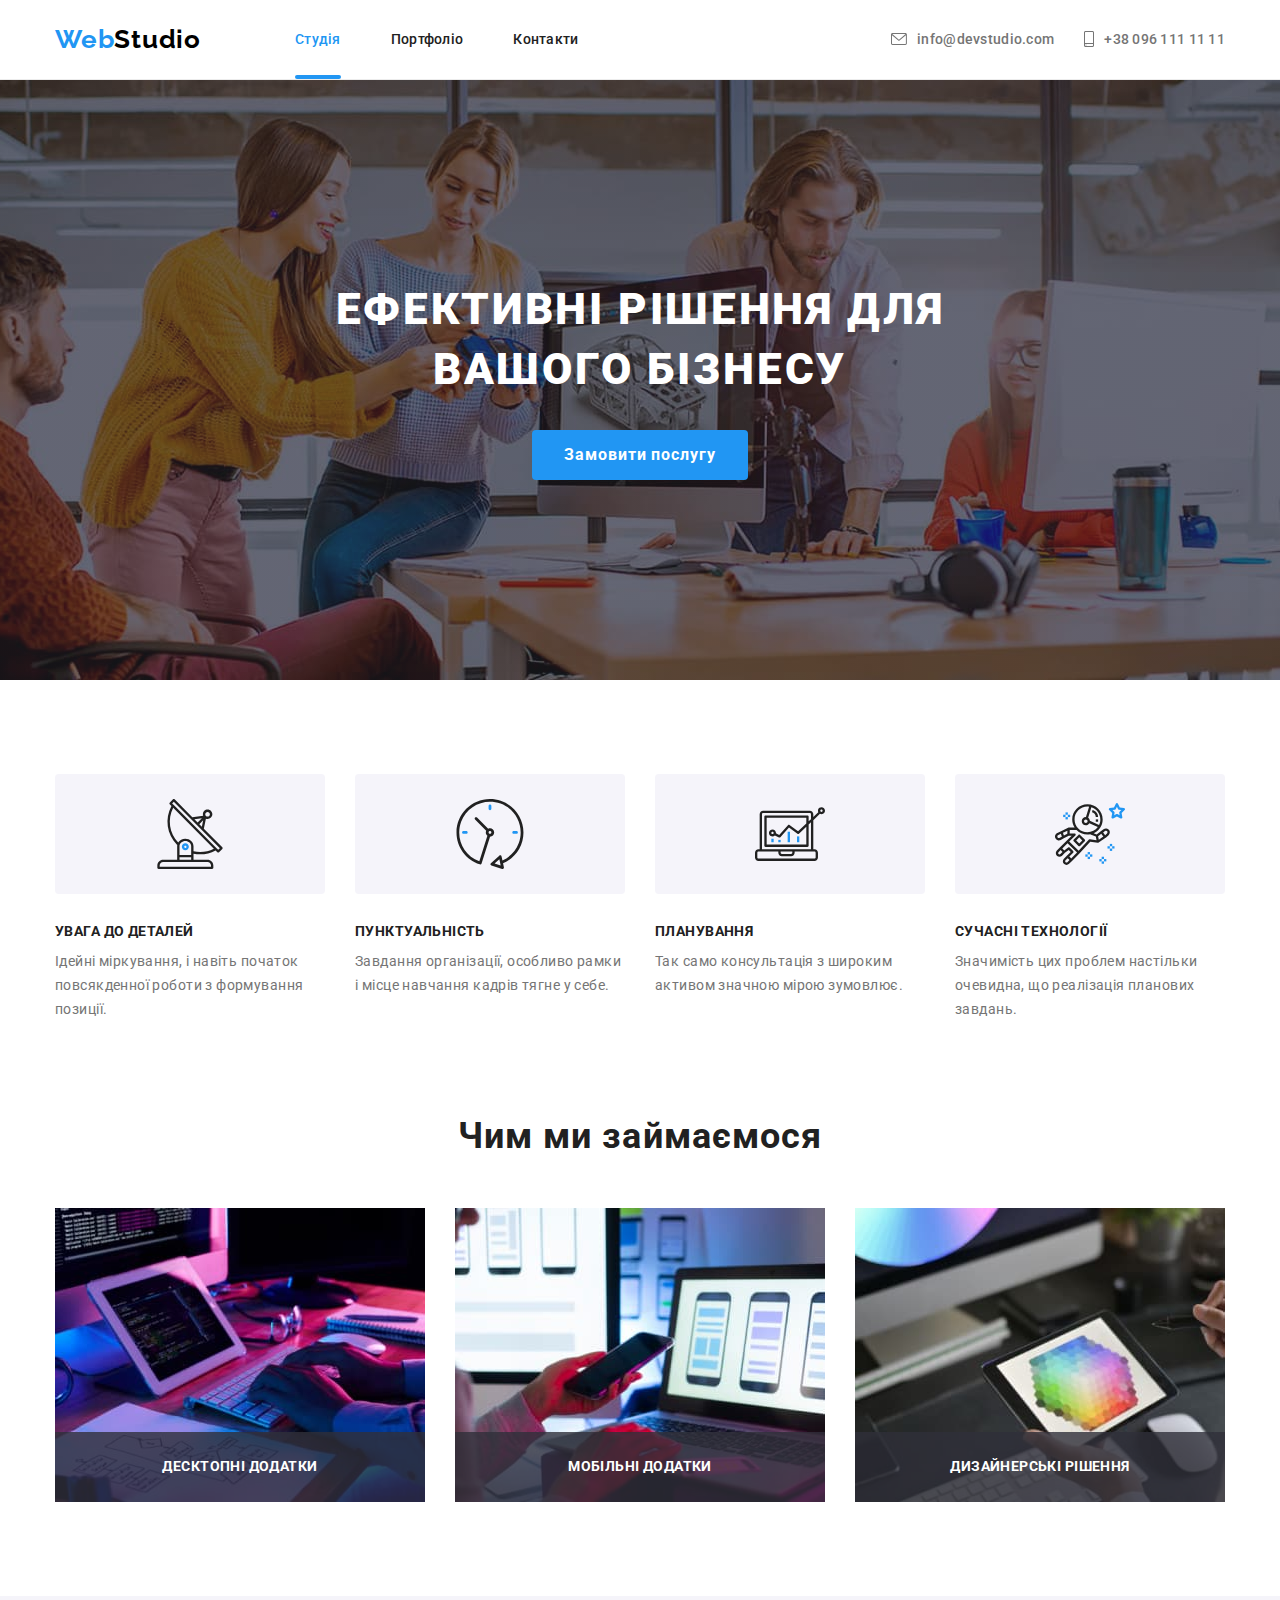
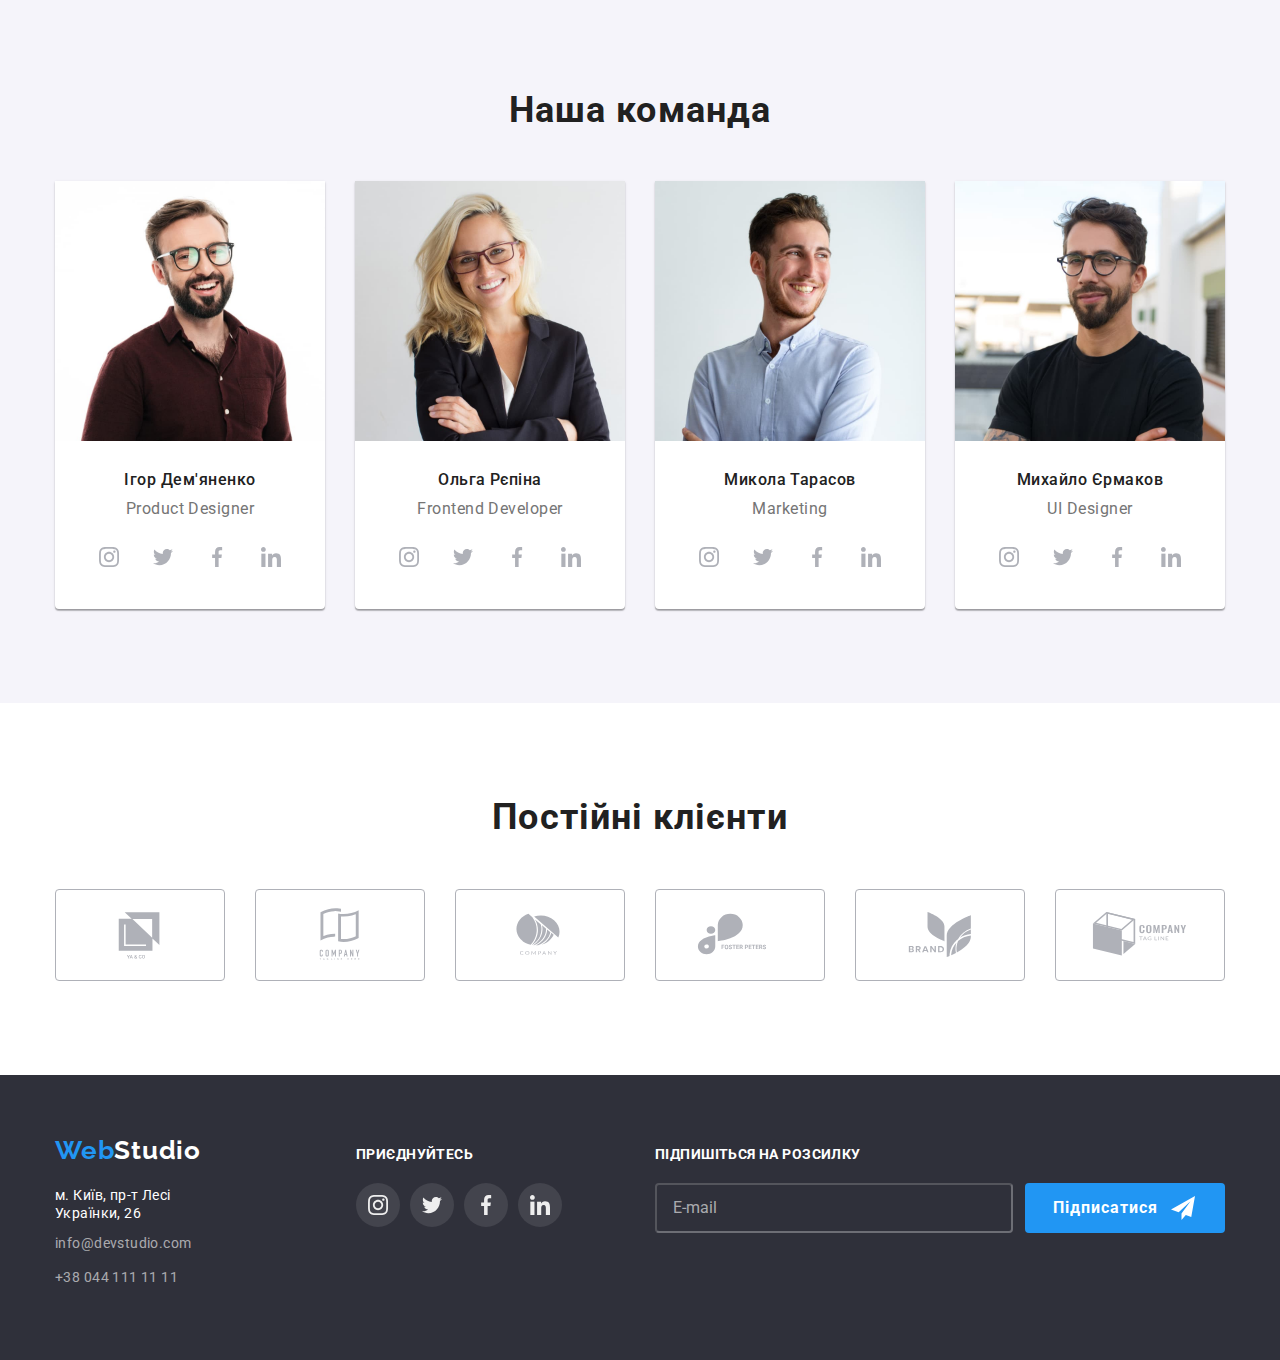
<file: index.html>
<!DOCTYPE html>
<html lang="en">
  <head>
    <meta charset="UTF-8" />
    <meta http-equiv="X-UA-Compatible" content="IE=edge" />
    <meta name="viewport" content="width=device-width, initial-scale=1.0" />
    <title>WebStudio</title>
    <link rel="preconnect" href="https://fonts.googleapis.com" />
    <link rel="preconnect" href="https://fonts.gstatic.com" crossorigin />
    <link
      href="https://fonts.googleapis.com/css2?family=Montserrat:wght@400;700&family=Raleway:wght@700&family=Roboto:wght@400;500;700;900&display=swap"
      rel="stylesheet"
    />
    <link
      rel="stylesheet"
      href="https://cdnjs.cloudflare.com/ajax/libs/modern-normalize/1.1.0/modern-normalize.min.css"
    />
    <link rel="stylesheet" href="./css/main.min.css" />
    <!-- <link rel="stylesheet" href="./css/styles.css" /> -->
  </head>

  <body>
    <header class="header">
      <div class="header__container main-nav">
        <nav class="header__navigation main-nav">
          <a class="header__logo link" href="./index.html">
            <span class="header__logo">Web</span
            ><span class="header__logo--studio">Studio</span></a
          >
          <ul class="header-list list link">
            <li class="header-list__menu">
              <a
                href="./index.html"
                class="header-list__menu header-list__link current link"
                >Студія</a
              >
            </li>
            <li class="header-list__menu">
              <a
                href="./portfolio.html"
                class="header-list__menu header-list__link link"
                >Портфоліо</a
              >
            </li>
            <li class="header-list__menu">
              <a href="#" class="header-list__menu header-list__link link"
                >Контакти</a
              >
            </li>
          </ul>
        </nav>
        <ul class="header-contacts list">
          <li class="header-contacts__item">
            <a
              href="mailto:info@devstudio.com"
              class="header-contacts__link link"
            >
              <svg class="header-contacts__icon">
                <use href="./images/icons.svg#icon-envelope"></use>
              </svg>
              info@devstudio.com
            </a>
          </li>
          <li class="header-contacts__item">
            <a href="tel:+380961111111" class="header-contacts__link link">
              <svg class="header-contacts__icontel">
                <use href="./images/icons.svg#icon-smartphone"></use>
              </svg>
              +38 096 111 11 11
            </a>
          </li>
        </ul>
      </div>
    </header>
    <main>
      <section class="about overlay">
        <div class="container">
          <h1 class="about__title">Ефективні рішення для вашого бізнесу</h1>
          <button data-modal-open class="about__btn" type="button">
            Замовити послугу
          </button>
        </div>
      </section>

      <section class="benefits">
        <div class="container">
          <h2 class="visually-hidden">Наші переваги</h2>
          <ul class="benefits-list list">
            <li class="benefits-list__item benefits-list__icon-ant">
              <h3 class="benefits-list__title">Увага до деталей</h3>
              <p class="benefits-list__text">
                Ідейні міркування, і навіть початок повсякденної роботи з
                формування позиції.
              </p>
            </li>
            <li class="benefits-list__item benefits-list__icon-clock">
              <h3 class="benefits-list__title">Пунктуальність</h3>
              <p class="benefits-list__text">
                Завдання організації, особливо рамки і місце навчання кадрів
                тягне у себе.
              </p>
            </li>
            <li class="benefits-list__item benefits-list__icon-diagram">
              <h3 class="benefits-list__title">Планування</h3>
              <p class="benefits-list__text">
                Так само консультація з широким активом значною мірою зумовлює.
              </p>
            </li>
            <li class="benefits-list__item benefits-list__icon-astr">
              <h3 class="benefits-list__title">Сучасні технології</h3>
              <p class="benefits-list__text">
                Значимість цих проблем настільки очевидна, що реалізація
                планових завдань.
              </p>
            </li>
          </ul>
        </div>
      </section>

      <section class="img">
        <div class="container">
          <h2 class="img__title">Чим ми займаємося</h2>
          <ul class="img__list list">
            <li class="img__item">
              <img
                src="./images/box1.jpg"
                alt="разробка"
                width="370"
                height="294"
              />
              <div class="img__overlay-box">
                <h3 class="img__overlay-title">Десктопні додатки</h3>
              </div>
            </li>
            <li class="img__item">
              <img
                src="./images/box2.jpg"
                alt="разробкамобдодатків"
                width="370"
                height="294"
              />
              <div class="img__overlay-box">
                <h3 class="img__overlay-title">Мобільні додатки</h3>
              </div>
            </li>
            <li class="img__item">
              <img
                src="./images/box3.jpg"
                alt="дизайн"
                width="370"
                height="294"
              />
              <div class="img__overlay-box">
                <h3 class="img__overlay-title">Дизайнерські рішення</h3>
              </div>
            </li>
          </ul>
        </div>
      </section>
      <section class="staff">
        <div class="container">
          <h2 class="staff__title-top">Наша команда</h2>
          <ul class="staff-list">
            <li class="staff-list__item list">
              <img
                src="./images/img1.jpg"
                alt="фото Игора Демьяненка"
                width="270"
                height="260"
              />
              <h3 class="staff-list__title">Ігор Дем'яненко</h3>
              <p class="staff-list__text" lang="en">Product Designer</p>
              <ul class="staff-icons list">
                <li class="staff-icons__item">
                  <a href="#" class="staff-icons__link">
                    <svg class="staff-icons__pic">
                      <use href="./images/icons.svg#icon-instagram-2"></use>
                    </svg>
                  </a>
                </li>
                <li class="staff-icons__item">
                  <a href="#" class="staff-icons__link">
                    <svg class="staff-icons__pic">
                      <use href="./images/icons.svg#icon-twitter-1"></use>
                    </svg>
                  </a>
                </li>
                <li class="staff-icons__item">
                  <a href="#" class="staff-icons__link">
                    <svg class="staff-icons__pic">
                      <use href="./images/icons.svg#icon-facebook-1"></use>
                    </svg>
                  </a>
                </li>
                <li class="staff-icons__item">
                  <a href="#" class="staff-icons__link">
                    <svg class="staff-icons__pic">
                      <use href="./images/icons.svg#icon-linkedin-1"></use>
                    </svg>
                  </a>
                </li>
              </ul>
            </li>
            <li class="staff-list__item list">
              <img
                src="./images/img2.jpg"
                alt="фото Ольги Рєпіної"
                width="270"
                height="260"
              />
              <h3 class="staff-list__title">Ольга Рєпіна</h3>
              <p class="staff-list__text" lang="en">Frontend Developer</p>
              <ul class="staff-icons list">
                <li class="staff-icons__item">
                  <a href="#" class="staff-icons__link">
                    <svg class="staff-icons__pic">
                      <use href="./images/icons.svg#icon-instagram-2"></use>
                    </svg>
                  </a>
                </li>
                <li class="staff-icons__item">
                  <a href="#" class="staff-icons__link">
                    <svg class="staff-icons__pic">
                      <use href="./images/icons.svg#icon-twitter-1"></use>
                    </svg>
                  </a>
                </li>
                <li class="staff-icons__item">
                  <a href="#" class="staff-icons__link">
                    <svg class="staff-icons__pic">
                      <use href="./images/icons.svg#icon-facebook-1"></use>
                    </svg>
                  </a>
                </li>
                <li class="staff-icons__item">
                  <a href="#" class="staff-icons__link">
                    <svg class="staff-icons__pic">
                      <use href="./images/icons.svg#icon-linkedin-1"></use>
                    </svg>
                  </a>
                </li>
              </ul>
            </li>
            <li class="staff-list__item list">
              <img
                src="./images/img3.jpg"
                alt="фото Миколи Тарасова"
                width="270"
                height="260"
              />
              <h3 class="staff-list__title">Микола Тарасов</h3>
              <p class="staff-list__text" lang="en">Marketing</p>
              <ul class="staff-icons list">
                <li class="staff-icons__item">
                  <a href="#" class="staff-icons__link">
                    <svg class="staff-icons__pic">
                      <use href="./images/icons.svg#icon-instagram-2"></use>
                    </svg>
                  </a>
                </li>
                <li class="staff-icons__item">
                  <a href="#" class="staff-icons__link">
                    <svg class="staff-icons__pic">
                      <use href="./images/icons.svg#icon-twitter-1"></use>
                    </svg>
                  </a>
                </li>
                <li class="staff-icons__item">
                  <a href="#" class="staff-icons__link">
                    <svg class="staff-icons__pic">
                      <use href="./images/icons.svg#icon-facebook-1"></use>
                    </svg>
                  </a>
                </li>
                <li class="staff-icons__item">
                  <a href="#" class="staff-icons__link">
                    <svg class="staff-icons__pic">
                      <use href="./images/icons.svg#icon-linkedin-1"></use>
                    </svg>
                  </a>
                </li>
              </ul>
            </li>
            <li class="staff-list__item list">
              <img
                src="./images/img4.jpg"
                alt="Фото Михайла Єрмакова"
                width="270"
                height="260"
              />
              <h3 class="staff-list__title">Михайло Єрмаков</h3>
              <p class="staff-list__text" lang="en">UI Designer</p>
              <ul class="staff-icons list">
                <li class="staff-icons__item">
                  <a href="#" class="staff-icons__link">
                    <svg class="staff-icons__pic">
                      <use href="./images/icons.svg#icon-instagram-2"></use>
                    </svg>
                  </a>
                </li>
                <li class="staff-icons__item">
                  <a href="#" class="staff-icons__link">
                    <svg class="staff-icons__pic">
                      <use href="./images/icons.svg#icon-twitter-1"></use>
                    </svg>
                  </a>
                </li>
                <li class="staff-icons__item">
                  <a href="#" class="staff-icons__link">
                    <svg class="staff-icons__pic">
                      <use href="./images/icons.svg#icon-facebook-1"></use>
                    </svg>
                  </a>
                </li>
                <li class="staff-icons__item">
                  <a href="#" class="staff-icons__link">
                    <svg class="staff-icons__pic">
                      <use href="./images/icons.svg#icon-linkedin-1"></use>
                    </svg>
                  </a>
                </li>
              </ul>
            </li>
          </ul>
        </div>
      </section>
      <section class="customers">
        <div class="container">
          <h2 class="customers__title">Постійні клієнти</h2>
          <ul class="customers-list list">
            <li class="customers-list__item">
              <a href="#" class="customers-list__link"
                ><svg class="customers-list__icon">
                  <use href="./images/icons.svg#icon-Client-1"></use>
                </svg>
              </a>
            </li>
            <li class="customers-list__item">
              <a href="#" class="customers-list__link">
                <svg class="customers-list__icon">
                  <use href="./images/icons.svg#icon-Client-2"></use>
                </svg>
              </a>
            </li>
            <li class="customers-list__item">
              <a href="#" class="customers-list__link">
                <svg class="customers-list__icon">
                  <use href="./images/icons.svg#icon-Client-3"></use>
                </svg>
              </a>
            </li>
            <li class="customers-list__item">
              <a href="#" class="customers-list__link"
                ><svg class="customers-list__icon">
                  <use href="./images/icons.svg#icon-Client-4"></use>
                </svg>
              </a>
            </li>
            <li class="customers-list__item">
              <a href="#" class="customers-list__link"
                ><svg class="customers-list__icon">
                  <use href="./images/icons.svg#icon-Client-5"></use>
                </svg>
              </a>
            </li>
            <li class="customers-list__item">
              <a href="#" class="customers-list__link"
                ><svg class="customers-list__icon">
                  <use href="./images/icons.svg#icon-Client-6"></use>
                </svg>
              </a>
            </li>
          </ul>
        </div>
      </section>
    </main>
    <footer class="footer">
      <div class="container">
        <div class="footer-box">
          <div class="footer-contacts">
            <a href="./index.html" class="header__logo link"
              ><span class="footer-contacts__logo">Web</span
              ><span class="footer-contacts__logo--studio">Studio</span></a
            >
            <address class="footer-contacts">
              <ul class="footer-contacts__list list">
                <li class="footer-contacts__item">
                  <a
                    class="footer-contacts__link link"
                    href="https://goo.gl/maps/2xeQcar8ADR583f39"
                    target="_blank"
                    rel="noopener noreferrer"
                  >
                    м. Київ, пр-т Лесі Українки, 26 <br
                  /></a>
                </li>
                <li class="footer-contacts__item">
                  <a
                    class="footer-contacts__link-mail link"
                    href="mailto:info@devstudio.com"
                    >info@devstudio.com</a
                  >
                </li>
                <li class="footer-contacts__item">
                  <a class="footer-contacts__link-tel link" href="tel:+380441111111"
                    >+38 044 111 11 11</a
                  >
                </li>
              </ul>
            </address>
          </div>

          <div class="footer-social">
            <p class="footer-social__title">приєднуйтесь</p>
            <ul class="social-list list">
              <li class="social-list__item">
                <a href="#" class="staff-icons__link">
                  <svg class="social-list__icon">
                    <use href="./images/icons.svg#icon-instagram-2"></use>
                  </svg>
                </a>
              </li>
              <li class="social-list__item">
                <a href="#" class="staff-icons__link">
                  <svg class="social-list__icon">
                    <use href="./images/icons.svg#icon-twitter-1"></use>
                  </svg>
                </a>
              </li>
              <li class="social-list__item">
                <a href="#" class="staff-icons__link">
                  <svg class="social-list__icon">
                    <use href="./images/icons.svg#icon-facebook-1"></use>
                  </svg>
                </a>
              </li>
              <li class="social-list__item">
                <a href="#" class="staff-icons__link">
                  <svg class="social-list__icon">
                    <use href="./images/icons.svg#icon-linkedin-1"></use>
                  </svg>
                </a>
              </li>
            </ul>
          </div>
          <div class="footer-invite">
            <p class="footer-invite__title">Підпишіться на розсилку</p>
            <form class="footer-invite__form">
              <div class="footer-invite__wrapper">
                <label class="footer-invite__field" for="user_email">
                  <input
                    class="footer-invite__input"
                    type="email"
                    name="user_email"
                    minlength="3"
                    maxlength="25"
                    placeholder="E-mail"
                  />
                </label>
                <div class="modal-wrapper">
                  <button class="modal-btn-send-footer">Підписатися</button>
                  <svg class="footer-form-icons">
                    <use href="./images/icons.svg#icon-icon-send"></use>
                  </svg>
                </div>
              </div>
            </form>
          </div>
        </div>
      </div>
    </footer>
    <!-- ---------------------------------------------MODAL---------------------------------------->
    <div data-modal class="backdrop is-hidden">
      <div class="modal">
        <p class="modal__title">Залиште свої дані, ми вам передзвонимо</p>

        <form class="modal-form" name="modal">
          <div class="modal-group">
            <label class="modal-group__field" for="user_name"
              ><span class="modal-group__text">Ім'я</span>

              <div class="modal-group__icons">
                <input
                  class="modal-group__input"
                  type="text"
                  name="user_name"
                  required
                  minlength="2"
                  maxlength="25"
                  autofocus
                />
                <svg class="modal-group__pic">
                  <use href="./images/icons.svg#icon-person-black-18dp-1"></use>
                </svg>
              </div>
            </label>
          </div>

          <div class="modal-group">
            <label class="modal-group__field" for="user_tel"
              ><span class="modal-group__text">Телефон</span>

              <div class="modal-group__icons">
                <input class="modal-group__input" type="tel" name="user_tel" />
                <svg class="modal-group__pic">
                  <use href="./images/icons.svg#icon-phone-black-18dp-1"></use>
                </svg>
              </div>
            </label>
          </div>

          <div class="modal-group">
            <label class="modal-group__field" for="user_email">
              <span class="modal-group__text">Пошта</span>

              <div class="modal-group__icons">
                <input
                  class="modal-group__input"
                  type="email"
                  name="user_email"
                  required
                  minlength="3"
                  maxlength="25"
                />
                <svg class="modal-group__pic">
                  <use href="./images/icons.svg#icon-email-black-18dp-1"></use>
                </svg>
              </div>
            </label>
          </div>

          <div class="modal-group">
            <label class="modal-group__field" for="user_comment"
              ><span class="modal-group__text">Коментар</span>

              <textarea
                class="modal-group__textarea"
                name="user_comment"
                id="user_comment"
                cols="90"
                rows="80"
                placeholder="Введіть текст"
              ></textarea>
            </label>
          </div>
        </form>
        <form class="checkbox">
          <label class="checkbox__field">
            <input
              class="checkbox__input"
              type="checkbox"
              name="user_check"
              required
            />
            <span class="checkbox__input-noagree"></span>
            <span class="checkbox__text"
              >Погоджуюся з розсилкою та приймаю</span
            >
            <a class="checkbox__agreement link" href="#">Умови договору</a>
          </label>
        </form>
        <button data-modal-open class="modal-btn-send" type="submit">
          Відправити
        </button>
        <button data-modal-close class="modal-btn-close">
          <div class="modal-img">
            <svg class="modal-img">
              <use href="./images/icons.svg#xmark"></use>
            </svg>
          </div>
        </button>
      </div>
    </div>
    <script src="./js/modal.js"></script>
  </body>
</html>
</file>
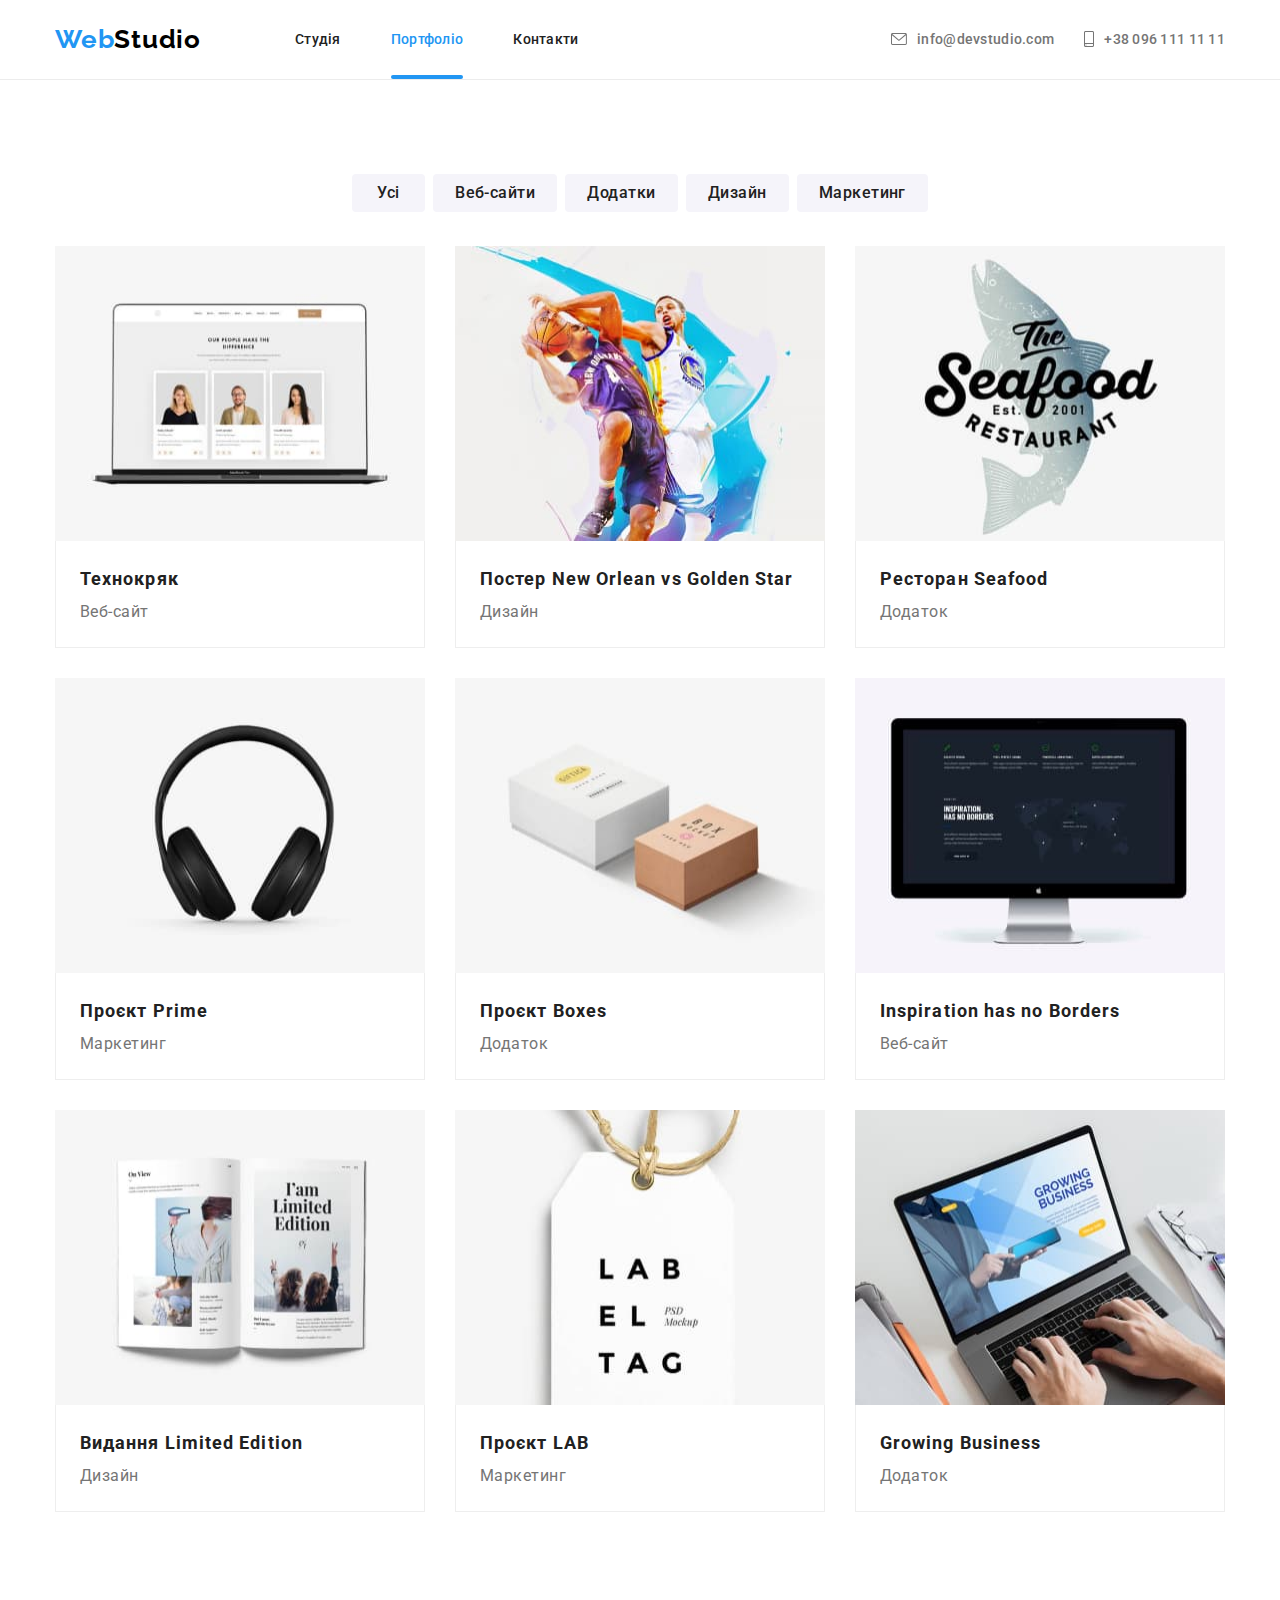
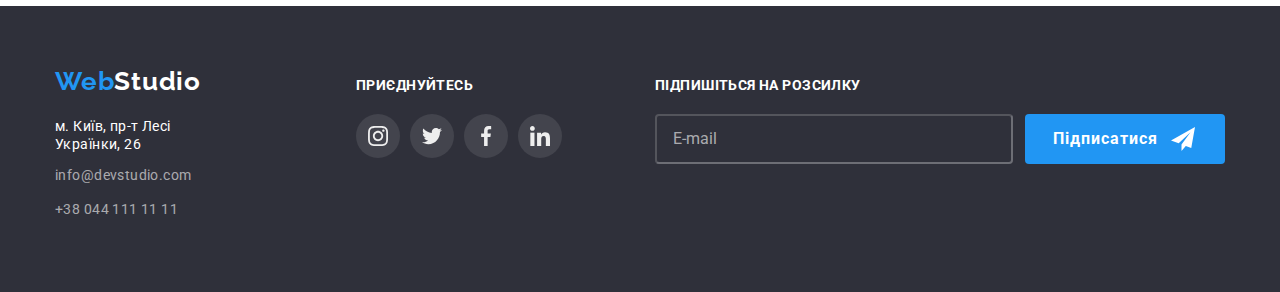
<file: portfolio.html>
<!DOCTYPE html>
<html lang="ua">
  <head>
    <meta charset="UTF-8" />
    <meta http-equiv="X-UA-Compatible" content="IE=edge" />
    <meta name="viewport" content="width=device-width, initial-scale=1.0" />
    <title>WebStudio</title>
    <link rel="preconnect" href="https://fonts.googleapis.com" />
    <link rel="preconnect" href="https://fonts.gstatic.com" crossorigin />
    <link
      href="https://fonts.googleapis.com/css2?family=Montserrat:wght@400;700&family=Raleway:wght@700&family=Roboto:wght@400;500;700;900&display=swap"
      rel="stylesheet"
    />
    <link
      rel="stylesheet"
      href="https://cdnjs.cloudflare.com/ajax/libs/modern-normalize/1.1.0/modern-normalize.min.css"
    />
    <link rel="stylesheet" href="./css/main.min.css" />
    <!-- <link rel="stylesheet" href="./css/styles.css" /> -->
  </head>

  <header class="header">
    <div class="header__container main-nav">
      <nav class="header__navigation main-nav">
        <a class="header__logo link" href="./index.html">
          <span class="header__logo">Web</span
          ><span class="header__logo--studio">Studio</span></a
        >
        <ul class="header-list list link">
          <li class="header-list__menu">
            <a
              href="./index.html"
              class="header-list__menu header-list__link link"
              >Студія</a
            >
          </li>
          <li class="header-list__menu">
            <a
              href="./portfolio.html"
              class="header-list__menu header-list__link current link"
              >Портфоліо</a
            >
          </li>
          <li class="header-list__menu">
            <a href="#" class="header-list__menu header-list__link link"
              >Контакти</a
            >
          </li>
        </ul>
      </nav>
      <ul class="header-contacts list">
        <li class="header-contacts__item">
          <a
            href="mailto:info@devstudio.com"
            class="header-contacts__link link"
          >
            <svg class="header-contacts__icon">
              <use href="./images/icons.svg#icon-envelope"></use>
            </svg>
            info@devstudio.com
          </a>
        </li>
        <li class="header-contacts__item">
          <a href="tel:+380961111111" class="header-contacts__link link">
            <svg class="header-contacts__icontel">
              <use href="./images/icons.svg#icon-smartphone"></use>
            </svg>
            +38 096 111 11 11
          </a>
        </li>
      </ul>
    </div>
  </header>
    <main>
      <section class="menu">
        <div class="container">
          <h1 class="menu__title">Наші роботи</h1>
          <ul class="menu-list">
            <li class="menu-list__item list">
              <button class="menu-list__btn" type="button">Усі</button>
            </li>
            <li class="menu-list__item list">
              <button class="menu-list__btn" type="button">Веб-сайти</button>
            </li>
            <li class="menu-list__item list">
              <button class="menu-list__btn" type="button">Додатки</button>
            </li>
            <li class="menu-list__item list">
              <button class="menu-list__btn" type="button">Дизайн</button>
            </li>
            <li class="menu-list__item list">
              <button class="menu-list__btn" type="button">Маркетинг</button>
            </li>
          </ul>
          <ul class="grid list">
            <li class="grid__item">
              <a class="product link" href="#">
                <img class="product__pic" src="./images/img11.jpg" alt="Технокряк" width="370" height="295" />
                <div class="product__overlay">
                  <p class="product__overlay-text">
                    Ресурс пропонує комплексні пропозиції з різним рівнем функціоналу та сервісів.
                    Все це дозволить відвідувачу отримати вичерпні відомості про компанію чи
                    приватну особу.
                  </p>
                </div>

                <div class="product-box">
                  <h2 class="product__name">Технокряк</h2>
                  <p class="product__description">Веб-сайт</p>
                </div>
              </a>
            </li>
            <li class="grid__item">
              <a class="product link" href="#">
                <img class="product__pic" src="./images/img12.jpg" alt="Постер" width="370" height="295" />
                <div class="product-box">
                  <h2 class="product__name">
                    Постер <span lang="en">New Orlean vs Golden Star</span>
                  </h2>
                  <p class="product__description">Дизайн</p>
                </div>
              </a>
            </li>
            <li class="grid__item">
              <a class="product link" href="#">
                <img class="product__pic" src="./images/img13.jpg" alt="Ресторан" width="370" height="295" />
                <div class="product-box">
                  <h2 class="product__name">Ресторан <span lang="en">Seafood</span></h2>
                  <p class="product__description">Додаток</p>
                </div>
              </a>
            </li>
            <li class="grid__item">
              <a class="product link" href="#">
                <img class="product__pic" src="./images/img14.jpg" alt="Проєкт" width="370" height="295" />
                <div class="product-box">
                  <h2 class="product__name">Проєкт <span lang="en">Prime</span></h2>
                  <p class="product__description">Маркетинг</p>
                </div>
              </a>
            </li>
            <li class="grid__item">
              <a class="product link" href="#">
                <img class="product__pic" src="./images/img15.jpg" alt="Проєкт" width="370" height="295" />
                <div class="product-box">
                  <h2 class="product__name">Проєкт <span lang="en">Boxes</span></h2>
                  <p class="product__description">Додаток</p>
                </div>
              </a>
            </li>
            <li class="grid__item">
              <a class="product link" href="#">
                <img class="product__pic" src="./images/img16.jpg" alt="Сайт" width="370" height="295" />
                <div class="product-box">
                  <h2 class="product__name" lang="en">Inspiration has no Borders</h2>
                  <p class="product__description">Веб-сайт</p>
                </div>
              </a>
            </li>
            <li class="grid__item">
              <a class="product link" href="#">
                <img class="product__pic" src="./images/img17.jpg" alt="Видання" width="370" height="295" />
                <div class="product-box">
                  <h2 class="product__name">Видання <span lang="en">Limited Edition</span></h2>
                  <p class="product__description">Дизайн</p>
                </div>
              </a>
            </li>
            <li class="grid__item">
              <a class="product link" href="#">
                <img class="product__pic" src="./images/img18.jpg" alt="Проєкт" width="370" height="295" />
                <div class="product-box">
                  <h2 class="product__name">Проєкт <span lang="en">LAB</span></h2>
                  <p class="product__description">Маркетинг</p>
                </div>
              </a>
            </li>
            <li class="grid__item">
              <a class="product link" href="#">
                <img class="product__pic" src="./images/img19.jpg" alt="Додаток" width="370" height="295" />
                <div class="product-box">
                  <h2 class="product__name" lang="en">Growing Business</h2>
                  <p class="product__description">Додаток</p>
                </div>
              </a>
            </li>
          </ul>
        </div>
      </section>
    </main>
    <footer class="footer">
      <div class="container">
        <div class="footer-box">
          <div class="footer-contacts">
            <a href="./index.html" class="header__logo link"
              ><span class="footer-contacts__logo">Web</span
              ><span class="footer-contacts__logo--studio">Studio</span></a
            >
            <address class="footer-contacts">
              <ul class="footer-contacts__list list">
                <li class="footer-contacts__item">
                  <a
                    class="footer-contacts__link link"
                    href="https://goo.gl/maps/2xeQcar8ADR583f39"
                    target="_blank"
                    rel="noopener noreferrer"
                  >
                    м. Київ, пр-т Лесі Українки, 26 <br
                  /></a>
                </li>
                <li class="footer-contacts__item">
                  <a
                    class="footer-contacts__link-mail link"
                    href="mailto:info@devstudio.com"
                    >info@devstudio.com</a
                  >
                </li>
                <li class="footer-contacts__item">
                  <a class="footer-contacts__link-tel link" href="tel:+380441111111"
                    >+38 044 111 11 11</a
                  >
                </li>
              </ul>
            </address>
          </div>

          <div class="footer-social">
            <p class="footer-social__title">приєднуйтесь</p>
            <ul class="social-list list">
              <li class="social-list__item">
                <a href="#" class="staff-icons__link">
                  <svg class="social-list__icon">
                    <use href="./images/icons.svg#icon-instagram-2"></use>
                  </svg>
                </a>
              </li>
              <li class="social-list__item">
                <a href="#" class="staff-icons__link">
                  <svg class="social-list__icon">
                    <use href="./images/icons.svg#icon-twitter-1"></use>
                  </svg>
                </a>
              </li>
              <li class="social-list__item">
                <a href="#" class="staff-icons__link">
                  <svg class="social-list__icon">
                    <use href="./images/icons.svg#icon-facebook-1"></use>
                  </svg>
                </a>
              </li>
              <li class="social-list__item">
                <a href="#" class="staff-icons__link">
                  <svg class="social-list__icon">
                    <use href="./images/icons.svg#icon-linkedin-1"></use>
                  </svg>
                </a>
              </li>
            </ul>
          </div>
          <div class="footer-invite">
            <p class="footer-invite__title">Підпишіться на розсилку</p>
            <form class="footer-invite__form">
              <div class="footer-invite__wrapper">
                <label class="footer-invite__field" for="user_email">
                  <input
                    class="footer-invite__input"
                    type="email"
                    name="user_email"
                    minlength="3"
                    maxlength="25"
                    placeholder="E-mail"
                  />
                </label>
                <div class="modal-wrapper">
                  <button class="modal-btn-send-footer">Підписатися</button>
                  <svg class="footer-form-icons">
                    <use href="./images/icons.svg#icon-icon-send"></use>
                  </svg>
                </div>
              </div>
            </form>
          </div>
        </div>
      </div>
    </footer>
  </body>
</html>
</file>
<file: css/styles.css>
/* :root {
  --first-title-color: #ffffff;
  --second-title-color: #212121;
  --first-btn-background-color: #2196f3;
  --second-btn-background-color: #f5f4fa;
} */
/* body {
  font-family: 'Roboto', sans-serif;
  background-color: #ffffff;
} */
/* .list {
  list-style: none;
  padding: 0;
  margin: 0;
}
.link {
  text-decoration: none;
} */
/* img {
  display: block;
} */
/* .container {
  width: 1200px;
  padding-left: 15px;
  padding-right: 15px;
  margin-left: auto;
  margin-right: auto;
} */
/* h1,
h2,
h3,
p {
  margin: 0px;
}
ul,
ol {
  margin: 0px;
  padding: 0px;
}
button {
  padding: 0px;
  border: none;
} */
/*-------------------------------------Header------------------------------------------------*/
/* .header {
  background-color: #ffffff;
  border-bottom: 1px solid#ECECEC;
  height: 80px;
}
.header__container {
  width: 1200px;
  padding-left: 15px;
  padding-right: 15px;
  padding-top: 24px;
  padding-bottom: 24px;
  margin-left: auto;
  margin-right: auto;
}
.main-nav {
  display: flex;
  align-items: center;
  justify-content: space-between;
}

.header__logo {
  font-family: 'Raleway';
  font-weight: 700;
  font-size: 26px;
  line-height: 1.19;
  letter-spacing: 0.03em;
  color: #2196f3;
}
.header__logo--studio {
  color: black;
}

.header-list {
  display: flex;
  margin-left: 94px;
}
.header-list__menu {
  font-weight: 500;
  font-size: 14px;
  line-height: calc(16 / 14);
  letter-spacing: 0.02em;
  color: #212121;
  margin-right: 50px;

  transition: color 250ms cubic-bezier(0.4, 0, 0.2, 1);
}
.header-list__link {
  position: relative;

  padding-top: 32px;
  padding-bottom: 32px;
  padding-left: 0;
  padding-right: 0;
}
.header-list__menu:last-child {
  margin-right: 0px;
}
.current {
  color: #2196f3;
}
.header-list__menu:hover {
  color: #2196f3;
}
.header-list__menu:focus {
  color: #2196f3;
}
.current::after {
  position: absolute;
  content: '';
  bottom: 0;
  left: 0;
  display: block;
  width: 100%;
  height: 4px;
  border-radius: 2px 2px;

  background-color: #2196f3;
}

.header-contacts {
  display: flex;
  margin-left: auto;
}
.header-contacts__item {
  margin-left: 30px;
  margin-right: 0px;
}

.header-contacts__link {
  display: flex;
  justify-content: center;
  align-items: center;
  font-weight: 500;
  font-size: 14px;
  line-height: calc(16 / 14);
  letter-spacing: 0.02em;
  color: #757575;

  transition: color 250ms cubic-bezier(0.4, 0, 0.2, 1);
}

.header-contacts__item:last-child {
  margin-right: 0px;
}

.header-contacts__link:hover,
.header-contacts__link:focus {
  color: #2196f3;
}

.header-contacts__icon {
  width: 16px;
  height: 12px;
  fill: currentColor;
  background: #ffffff;
  margin-right: 10px;
}

.header-contacts__icontel {
  width: 10px;
  height: 16px;
  fill: currentColor;
  background: #ffffff;
  margin-right: 10px;
} */
/*-------------------------------------main page------------------------------------------------*/

/*-------------------------------------about----------------------------------------------------*/
/* .about {
  padding-top: 200px;
  padding-bottom: 200px;
  background-color: #2f303a;
}
.overlay {
  max-width: 1600px;
  height: 600px;
  margin-left: auto;
  margin-right: auto;
  background-image: linear-gradient(
      to right,
      rgba(47, 48, 58, 0.4),
      rgba(47, 48, 58, 0.4)
    ),
    url(../images/Img20.jpg);
  background-repeat: no-repeat;
  background-position: center;
  background-size: cover;
}
/* .about-container {
  text-align: center;
  margin-top: 0px;
/* } */
/* .about__title {
  font-weight: 900;
  font-size: 44px;
  line-height: 1.36;
  text-align: center;
  letter-spacing: 0.06em;
  text-transform: uppercase;
  color: var(--first-title-color);
  margin-top: 0px;
  margin-bottom: 0px;
  width: 690px;
  margin-left: auto;
  margin-right: auto;
}
.about__btn {
  background: var(--first-btn-background-color);
  padding: 10px 32px;
  font-weight: 700;
  font-size: 16px;
  line-height: 1.88;
  display: flex;
  align-items: center;
  text-align: center;
  letter-spacing: 0.06em;
  color: #ffffff;
  margin-top: 30px;
  margin-left: auto;
  margin-right: auto;
  border: 0;
  border-radius: 4px;
  cursor: pointer;

  transition: background-color 250ms cubic-bezier(0.4, 0, 0.2, 1);
}
.about__btn:hover {
  background-color: #0f7fdb;
}
.about__btn:focus {
  background-color: #0f7fdb;
}  */

/*-------------------------------------Benefits-------------------------------------------*/
/* .benefits {
  background-color: #ffffff;
  padding-top: 94px;
  padding-bottom: 0;
  margin-top: 0px;
  margin-bottom: 94px;
}

.visually-hidden {
  position: absolute;
  white-space: nowrap;
  width: 1px;
  height: 1px;
  overflow: hidden;
  border: 0;
  padding: 0;
  clip: rect(0 0 0 0);
  clip-path: inset(50%);
  margin: -1px;
}
.benefits-list {
  display: flex;
  margin-top: 0px;
  margin-bottom: 0px;
}
.benefits-list__item:last-child {
  margin-right: 0px;
}
.benefits-list__item::before {
  content: '';
  display: block;
  background-color: #f5f4fa;
  border-radius: 4px;
  height: 120px;
  background-repeat: no-repeat;
  background-size: 70px 70px;
  background-position: center;
  margin-bottom: 30px;
}
.benefits-list__item {
  width: 270px;
  margin-right: 30px;
}
.benefits-list__title {
  font-weight: 700;
  font-size: 14px;
  line-height: 1.14;
  letter-spacing: 0.03em;
  text-transform: uppercase;
  color: var(--second-title-color);
  margin-top: 0px;
  margin-bottom: 0px;
}

.benefits-list__icon-ant::before {
  background-image: url(../images/antenna\ 1.svg);
}
.benefits-list__icon-clock::before {
  background-image: url(../images/clock\ 1.svg);
}
.benefits-list__icon-diagram::before {
  background-image: url(../images/diagram\ 1.svg);
}
.benefits-list__icon-astr::before {
  background-image: url(../images/astronaut\ 1.svg);
}

.benefits-list__text {
  font-size: 14px;
  line-height: 1.71;
  letter-spacing: 0.03em;
  color: #757575;
  margin-top: 10px;
} */
/*----------------------------------------img-----------------------------------------*/
/* .img {
  background: #ffffff;
  padding-top: 0px;
  padding-bottom: 94px;
}

.img__title {
  font-weight: 700;
  font-size: 36px;
  line-height: 1.16;
  text-align: center;
  letter-spacing: 0.03em;
  color: var(--second-title-color);
  margin-top: 0px;
  margin-bottom: 50px;
}
.img__list {
  display: flex;
  margin-top: 0px;
  /*margin-bottom: 94px; */
/* }
.img__item {
  position: relative;
  width: 370px;
  margin-right: 30px;
}
.img__item:only-child {
  margin-right: 0;
}

.img__overlay-box {
  position: absolute;
  bottom: 0;
  display: flex;
  width: 100%;
  height: 70px;
  align-items: center;
  justify-content: center;
  background-color: rgba(47, 48, 58, 0.8);
}

.img__overlay-title {
  color: #ffffff;
  text-transform: uppercase;
  font-weight: 700;
  font-size: 14px;
  line-height: 1.14;
  letter-spacing: 0.03em;
  text-align: center;
} */ */

/*--------------------------------------staff------------------------------------------------*/
/* .staff {
  background-color: #f5f4fa;
  padding-top: 94px;
  padding-bottom: 94px;
}

.staff__title-top {
  font-weight: 700;
  font-size: 36px;
  line-height: 1.16;
  text-align: center;
  letter-spacing: 0.03em;
  color: var(--second-title-color);
  margin-top: 0px;
  margin-bottom: 0px;
}
.staff-list {
  display: flex;
  margin-top: 50px;
  justify-content: center;
}
.staff-list__item {
  width: 270px;
  margin-right: 30px;
  background-color: #ffffff;
  box-shadow: 0px 1px 3px rgba(0, 0, 0, 0.12), 0px 1px 1px rgba(0, 0, 0, 0.14),
    0px 2px 1px rgba(0, 0, 0, 0.2);
  border-radius: 0px 0px 4px 4px;
}
.staff-list__item:last-child {
  margin-right: 0;
}
.staff-list__title {
  font-family: 'Roboto';
  font-style: normal;
  font-weight: 500;
  font-size: 16px;
  line-height: 1.18;
  letter-spacing: 0.03em;
  color: var(--second-title-color);
  text-align: center;
  margin-top: 0px;
  margin-bottom: 0px;
  padding-top: 30px;
}
.staff-list__text {
  font-weight: 400;
  font-size: 16px;
  line-height: 1.18;
  letter-spacing: 0.03em;
  color: #757575;
  text-align: center;
  margin-top: 10px;
  margin-bottom: 16px;
  padding-bottom: 0px;
}
.staff-icons {
  display: flex;
  gap: 10px;
  padding-left: 32px;
  padding-right: 32px;
  margin-bottom: 30px;
}
.staff-icons__item {
  width: 44px;
  height: 44px;
  border-radius: 50%;
  background-color: #ffffff;
}
.staff-icons__link {
  display: flex;
  justify-content: center;
  align-items: center;
  border-radius: 50%;

  width: 100%;
  height: 100%;

  transition: background-color 250ms cubic-bezier(0.4, 0, 0.2, 1);
}
.staff-icons__link:hover {
  background-color: #2196f3;
}

.staff-icons__pic {
  fill: #afb1b8;
  width: 20px;
  height: 20px;

  transition: fill 250ms cubic-bezier(0.4, 0, 0.2, 1);
}
.staff-icons__link:hover .staff-icons__pic {
  fill: #ffffff;
} */
/*-------------------------------------Customers------------------------------------------------*/
/* .customers {
  background-color: #ffffff;
  padding-top: 94px;
  padding-bottom: 94px;
  margin-left: auto;
  margin-right: auto;
}

.customers__title {
  font-weight: 700;
  font-size: 36px;
  line-height: 1.16;
  text-align: center;
  letter-spacing: 0.03em;
  color: var(--second-title-color);
  margin-top: 0px;
  margin-bottom: 0px;
}
.customers-list {
  display: flex;
  flex-wrap: wrap;
  gap: 30px;
  padding-bottom: 0px;
  padding-top: 50px;
}
.customers-list__item {
  height: 92px;
  width: calc((100% - 30px * 5) / 6);
}

.customers-list__link {
  display: flex;
  justify-content: center;
  align-items: center;
  text-align: center;
  width: 100%;
  height: 100%;
  border: 1px solid #afb1b8;
  border-radius: 4px;
  background-color: #ffffff;

  transition: border-color 250ms cubic-bezier(0.4, 0, 0.2, 1);
}
.customers-list__link:hover {
  border-color: #2196f3;
}
.customers-list__link:hover .customers-list__icon {
  fill: #2196f3;
}
.customers-list__icon {
  width: 106px;
  height: 60px;
  fill: #afb1b8;

  transition: fill 250ms cubic-bezier(0.4, 0, 0.2, 1);
} */

/*-------------------------------------Portfolio------------------------------------------------*/
/*-------------------------------------menu------------------------------------------------*/
/* .menu {
  padding-top: 94px;
  padding-bottom: 94px;
  background-color: #ffffff;
}
.menu__title {
  position: absolute;
  white-space: nowrap;
  width: 1px;
  height: 1px;
  overflow: hidden;
  border: 0;
  padding: 0;
  clip: rect(0 0 0 0);
  clip-path: inset(50%);
  margin: -1px;
}
.menu-list {
  display: flex;
  justify-content: center;

  margin-bottom: 34px;
}
.menu-list__item {
  margin-right: 8px;
  margin-bottom: 0px;
}
.menu-list__item:last-child {
  margin-right: 0px;
}

.menu-list__btn {
  display: inline-block;
  font-family: inherit;
  font-weight: 500;
  font-size: 16px;
  line-height: 1.62;
  text-align: center;
  letter-spacing: 0.03em;
  color: #212121;
  background-color: #f5f4fa;
  border-radius: 4px;
  padding: 6px 22px;
  min-width: 73px;
  border: none;
  cursor: pointer;

  transition: background-color 250ms cubic-bezier(0.4, 0, 0.2, 1),
    color 250ms cubic-bezier(0.4, 0, 0.2, 1);
}
.menu-list__btn:hover {
  background-color: var(--first-btn-background-color);
  color: #ffffff;
}
.menu-list__btn:focus {
  background-color: #f5f4fa;
  color: #000;
} */
/*---------------------------------------projects-------------------------------------------*/
/* .grid {
  display: flex;
  flex-wrap: wrap;
  gap: 30px;
}
.grid__item {
  width: 370px;
  background-color: #ffffff;

  transition: transform 250ms cubic-bezier(0.4, 0, 0.2, 1);
}

.grid__item:nth-child(3n) {
  margin-right: 0px;
}
.grid__item:nth-last-child(-n + 3) {
  margin-bottom: 0px;
}
.grid__item:hover .product__overlay {
  transform: translateX(0%);
}
.grid__item:hover .product__overlay-text {
  transform: translateX(0%);
} */
/* 
.product__overlay {
  position: absolute;
  top: 0;
  left: 0;
  display: block;
  width: 370px;
  height: 295px;
  background-color: rgba(33, 150, 243, 0.9);

  transform: translateY(100%);
  transition: transform 250ms cubic-bezier(0.4, 0, 0.2, 1);
} */
/* .product {
  position: relative;
  display: block;
  overflow: hidden;

  transition: box-shadow 250ms cubic-bezier(0.4, 0, 0.2, 1);
}

.product:hover {
  box-shadow: 0px 1px 1px rgba(0, 0, 0, 0.12), 0px 4px 4px rgba(0, 0, 0, 0.06),
    1px 4px 6px rgba(0, 0, 0, 0.16);
} */
/* .product__overlay-text {
  display: block;
  color: #ffffff;
  font-weight: 400;
  font-size: 18px;
  line-height: 1.33;
  text-align: left;
  letter-spacing: 0.03em;

  padding: 63px 24px;
  overflow: hidden;

  opacity: 1;
  transform: translateY(100%);
  transition: transform 250ms cubic-bezier(0.4, 0, 0.2, 1);
} */

/* .product-box {
  position: relative;

  border: 1px solid#EEEEEE;
  background-color: white;
  border-top: 0;
  padding: 20px 0;
}

.product__name {
  font-weight: 700;
  font-size: 18px;
  line-height: 2;
  letter-spacing: 0.06em;
  color: var(--second-title-color);
  padding-left: 24px;
  padding-left: 24px;
}
.product__description {
  font-weight: 400;
  font-size: 16px;
  line-height: calc(30 / 16);
  letter-spacing: 0.03em;
  color: #757575;
  padding-left: 24px;
  padding-left: 24px;
} */
/*-------------------------------------------------------Footer----------------------------------*/
/* .footer {
  background-color: #2f303a;
  padding-top: 60px;
  padding-bottom: 60px;
}
.footer-box {
  display: flex;
  align-items: baseline;
}
.footer-contacts {
  margin-right: 70px;
}

.footer-logo {
  font-family: 'Raleway';
  font-weight: 700;
  font-size: 26px;
  line-height: 1.19;
  letter-spacing: 0.03em;
  color: #2196f3;
  display: inline-block;
}
.footer-logo-s {
  color: black;
  display: inline-block;
}

.footer-contacts__link:hover {
  color: #2196f3;
}
.footer-contacts__link:focus {
  color: #2196f3;
}
.footer-contacts__link-mail:hover {
  color: #2196f3;
}
.footer-contacts__link-mail:focus {
  color: #2196f3;
}
.footer-contacts__link-tel:hover {
  color: #2196f3;
}
.footer-contacts__link-tel:focus {
  color: #2196f3;
}
.footer-contacts__link {
  font-style: normal;
  font-size: 14px;
  line-height: 1.17;
  letter-spacing: 0.03em;
  color: #ffffff;

  transition: color 250ms cubic-bezier(0.4, 0, 0.2, 1);
}
.footer-contacts__link-mail {
  font-style: normal;
  font-size: 14px;
  line-height: 1.71;
  letter-spacing: 0.03em;
  color: rgba(255, 255, 255, 0.6);

  transition: color 250ms cubic-bezier(0.4, 0, 0.2, 1);
} */
/* .footer-contacts__link-tel {
  font-style: normal;
  font-size: 14px;
  line-height: 1.71;
  letter-spacing: 0.03em;
  color: rgba(255, 255, 255, 0.6);

  transition: color 250ms cubic-bezier(0.4, 0, 0.2, 1);
}
.footer-contacts__logo {
  color: #2196f3;
}
.footer-contacts__logo--studio {
  color: #ffffff;
}
.footer-contacts__list {
  display: inline-block;
  margin-top: 20px;
  padding-left: 0px;
}
.footer-contacts__item {
  margin-bottom: 10px;
}
.footer-social {
  margin-right: 93px;
}
.footer-invite__title {
  font-weight: 700;
  font-size: 14px;
  line-height: 1.14;
  text-align: left;
  letter-spacing: 0.03em;
  color: var(--first-title-color);
  text-transform: uppercase;
  margin-top: 0px;
  margin-bottom: 20px; */
/* }
/* .social-list {
  display: flex;
  gap: 10px;
  /* padding-left: 32px;
  padding-right: 32px; */
  /* margin-bottom: 30px; */
/* }  */
/* .footer-social__title {
  font-weight: 700;
  font-size: 14px;
  line-height: 1.14;
  text-align: left;
  letter-spacing: 0.03em;
  color: var(--first-title-color);
  text-transform: uppercase;
  margin-top: 0px;
  margin-bottom: 20px;
} */
/* .social-list__item {
  width: 44px;
  height: 44px;
  border-radius: 50%;
  background-color: #43444d;
}

.social-list__icon {
  fill: #eeeeee;
  width: 20px;
  height: 20px;
}

.footer-invite__wrapper {
  display: flex;
  align-items: center;
  justify-content: center;
  gap: 12px;
/* } */
/* .footer-invite__input {
  width: 358px;
  height: 50px;
  color: #eeeeee;
  border-color: rgba(255, 255, 255, 0.3);
  background-color: transparent;
  border-radius: 4px;
  padding-left: 16px;
}
.footer-invite__input::placeholder {
  color: rgba(255, 255, 255, 0.6);
  padding-top: 15px;
  padding-bottom: 15px;
} */
/* .modal-wrapper {
  position: relative; */
/* }
.modal-btn-send-footer {
  background: var(--first-btn-background-color);
  width: 200px;
  padding-top: 10px;
  padding-bottom: 10px;
  padding-left: 28px;
  padding-right: 0px;

  font-weight: 700;
  font-size: 16px;
  line-height: 1.87;
  display: inline-flex;
  align-items: center;
  text-align: center;
  letter-spacing: 0.06em;
  color: #ffffff;
  margin-top: 0px;
  margin-left: auto;
  margin-right: auto;
  border: 0;
  border-radius: 4px;
  cursor: pointer;

  transform: background-color 250ms cubic-bezier(0.4, 0, 0.2, 1);
}
.modal-btn-send-footer:hover {
  background-color: #0f7fdb;
} */
/* .footer-form-icons {
  position: absolute;
  bottom: 50%;
  right: 15%;
  transform: translateY(50%);

  display: block;
  width: 24px;
  height: 24px;
  fill: #eeeeee;

  margin-left: 10px;
}  */
/*---------------------------------------------modal---------------------------------------------------*/
/* .backdrop {
  position: fixed;
  top: 0;
  left: 0;
  width: 100%;
  height: 100%;
  background-color: rgba(0, 0, 0, 0.2);

  opacity: 1;
  transition: opacity 250ms cubic-bezier(0.4, 0, 0.2, 1);
}
.backdrop.is-hidden {
  opacity: 0;
  visibility: visible;
  pointer-events: none;
}
.backdrop.is-hidden .modal {
  transform: translate(-50%, -50%) scale(0.9);
}

.modal {
  position: absolute;
  top: 50%;
  left: 50%;
  width: 528px;
  height: 581px;
  background-color: #ffffff;
  border-radius: 4px;
  padding: 40px;

  transform: translate(-50%, -50%) scale(1);
  transition: transform 250ms cubic-bezier(0.4, 0, 0.2, 1);
}
.modal-btn-close {
  position: absolute;
  top: 8px;
  right: 8px;
  width: 30px;
  height: 30px;
  border: 1px solid rgba(0, 0, 0, 0.1);
  border-radius: 50%;
  background-color: #ffffff;
  cursor: pointer;
}
.modal-img {
  display: flex;
  justify-content: center;
  align-items: center;
  width: 18px;
  height: 18px;
  fill: #000000;
  margin-left: auto;
  margin-right: auto;
}

/*---------------------------------------------modal form---------------------------------------------------*/
/* .modal__title {
  text-align: center;

  font-weight: 700;
  font-size: 20px;
  line-height: 1.15;
  letter-spacing: 0.03em;
  color: #212121;
  margin-bottom: 12px;
}

.modal-group__field {
  display: block;
  margin-bottom: 10px;
} */
/* .modal-group__input {
  width: 100%;
  height: 40px;
  background-color: transparent;
  padding-left: 42px;
  border: 1px solid rgba(33, 33, 33, 0.2);
  border-radius: 4px;
  font-size: 12px;
  line-height: calc(1 / 12);
  letter-spacing: 0.01em;
  margin-top: 4px;

  transition: outline-color 250ms cubic-bezier(0.4, 0, 0.2, 1),
    fill 250ms cubic-bezier(0.4, 0, 0.2, 1);
}
.modal-group__input:focus {
  outline-color: #2196f3;
}
.modal-group__input:focus + .modal-group__pic {
  fill: #2196f3;
}

.modal-group__text {
  font-weight: 400;
  font-size: 12px;
  line-height: 1;
  letter-spacing: 0.01em;
  color: #757575;
  text-align: left;
}
.modal-group__textarea {
  resize: none;
  max-width: 448px;
  max-height: 120px;
  border-color: rgba(33, 33, 33, 0.2);
  font-size: 12px;
  line-height: calc(1 / 12);
  letter-spacing: 0.01em;
  border-radius: 4px;
  padding: 12px 16px;
}
.modal-group__textarea:focus {
  outline-color: #2196f3;
} */
/* .modal-group__textarea::placeholder {
  font-weight: 400;
  font-size: 12px;
  line-height: calc(1 / 12);
  letter-spacing: 0.01em;
  text-align: left;
  color: rgba(117, 117, 117, 0.5);
  text-align: left;
}
.checkbox {
  margin-top: 20px;
}

.checkbox__input {
  appearance: none;
}
.checkbox__input-noagree {
  position: absolute;
  top: 50%;
  left: 5%;
  transform: translateY(-50%);
  display: inline-block;
  width: 16px;
  height: 15px;
  border-radius: 4px;
  border: 2px solid#212121;
}

.checkbox__input:checked + .checkbox__input-noagree {
  background-image: url(../images/icon\ check.svg);
  background-color: #2196f3;
  fill: #ffffff;
  background-size: contain;
  background-origin: border-box;
  background-position: center;
  border-color: #2196f3;
}

.checkbox__field {
  position: relative;
  display: flex;
  justify-content: center;
  align-items: center;
  gap: 7px;
}
.checkbox__text {
  font-weight: 400;
  font-size: 14px;
  line-height: 1;
  letter-spacing: 0.01em;
  color: #757575;
  text-align: left;
} */
/* .checkbox__agreement {
  font-weight: 400;
  font-size: 14px;
  line-height: 1.71;
  letter-spacing: 0.01em;
  color: #2196f3;
  border-bottom: 1px solid #2196f3;
  text-underline-position: 1px, under;
  text-align: left;
}
.modal-group__icons {
  position: relative;
  display: block;
}
.modal-group__pic {
  position: absolute;
  top: 50%;
  left: 12px;
  width: 18px;
  height: 18px;

  transform: translateY(-50%);
}
.modal-btn-send {
  background: var(--first-btn-background-color);
  padding: 10px 52px;
  font-weight: 700;
  font-size: 16px;
  line-height: 1.87;
  display: flex;
  align-items: center;
  text-align: center;
  letter-spacing: 0.06em;
  color: #ffffff;
  margin-top: 30px;
  margin-left: auto;
  margin-right: auto;
  border: 0;
  border-radius: 4px;
  cursor: pointer;
  transition: background-color 250ms cubic-bezier(0.4, 0, 0.2, 1);
} */

/* .modal-btn-send:hover {
  background-color: #0f7fdb;
}
.modal-btn-send:focus {
  background-color: #0f7fdb;
} */
</file>
<file: css/main.min.css>
:root{--first-title-color: #ffffff;--second-title-color: #212121;--first-btn-background-color: #2196f3;--second-btn-background-color: #f5f4fa}h1,h2,h3,p{margin:0px}ul,ol{margin:0px;padding:0px}button{padding:0px;border:none}html{scroll-behavior:smooth}.list{list-style:none;padding:0;margin:0}.link{text-decoration:none}body{font-family:"Roboto",sans-serif;background-color:#fff}img{display:block}.container{width:1200px;padding-left:15px;padding-right:15px;margin-left:auto;margin-right:auto}.header{background-color:#fff;border-bottom:1px solid #ececec;height:80px}.header__container{width:1200px;padding-left:15px;padding-right:15px;padding-top:24px;padding-bottom:24px;margin-left:auto;margin-right:auto}.header__logo{font-family:"Raleway";font-weight:700;font-size:26px;line-height:1.19;letter-spacing:.03em;color:#2196f3}.header__logo--studio{color:#000}.main-nav{display:-webkit-box;display:-ms-flexbox;display:flex;-webkit-box-align:center;-ms-flex-align:center;align-items:center;-webkit-box-pack:justify;-ms-flex-pack:justify;justify-content:space-between}.header-list{display:-webkit-box;display:-ms-flexbox;display:flex;margin-left:94px}.header-list__menu{font-weight:500;font-size:14px;line-height:1.1428571429;letter-spacing:.02em;color:#212121;margin-right:50px;-webkit-transition:color 250ms cubic-bezier(0.4, 0, 0.2, 1);transition:color 250ms cubic-bezier(0.4, 0, 0.2, 1)}.header-list__link{position:relative;padding-top:32px;padding-bottom:32px;padding-left:0;padding-right:0}.header-list__menu:hover{color:#2196f3}.header-list__menu:focus{color:#2196f3}.header-list__menu:last-child{margin-right:0px}.current{color:#2196f3}.current::after{position:absolute;content:"";bottom:0;left:0;display:block;width:100%;height:4px;border-radius:2px 2px;background-color:#2196f3}.header-contacts{display:-webkit-box;display:-ms-flexbox;display:flex;margin-left:auto}.header-contacts__item{margin-left:30px;margin-right:0px}.header-contacts__link{display:-webkit-box;display:-ms-flexbox;display:flex;-webkit-box-pack:center;-ms-flex-pack:center;justify-content:center;-webkit-box-align:center;-ms-flex-align:center;align-items:center;font-weight:500;font-size:14px;line-height:1.1428571429;letter-spacing:.02em;color:#757575;-webkit-transition:color 250ms cubic-bezier(0.4, 0, 0.2, 1);transition:color 250ms cubic-bezier(0.4, 0, 0.2, 1)}.header-contacts__link:hover,.header-contacts__link:focus{color:#2196f3}.header-contacts__icon{width:16px;height:12px;fill:currentColor;background:#fff;margin-right:10px}.header-contacts__icontel{width:10px;height:16px;fill:currentColor;background:#fff;margin-right:10px}.header-contacts__item:last-child{margin-right:0px}.about{padding-top:200px;padding-bottom:200px;background-color:#2f303a}.about__title{font-weight:900;font-size:44px;line-height:1.36;text-align:center;letter-spacing:.06em;text-transform:uppercase;color:var(--first-title-color);margin-top:0px;margin-bottom:0px;width:690px;margin-left:auto;margin-right:auto}.about__btn{background:var(--first-btn-background-color);padding:10px 32px;font-weight:700;font-size:16px;line-height:1.88;display:-webkit-box;display:-ms-flexbox;display:flex;-webkit-box-align:center;-ms-flex-align:center;align-items:center;text-align:center;letter-spacing:.06em;color:#fff;margin-top:30px;margin-left:auto;margin-right:auto;border:0;border-radius:4px;cursor:pointer;-webkit-transition:background-color 250ms cubic-bezier(0.4, 0, 0.2, 1);transition:background-color 250ms cubic-bezier(0.4, 0, 0.2, 1)}.about__btn:hover{background-color:#0f7fdb}.about__btn:focus{background-color:#0f7fdb}.overlay{max-width:1600px;height:600px;margin-left:auto;margin-right:auto;background-image:-webkit-gradient(linear, left top, right top, from(rgba(47, 48, 58, 0.4)), to(rgba(47, 48, 58, 0.4))),url(../images/Img20.jpg);background-image:linear-gradient(to right, rgba(47, 48, 58, 0.4), rgba(47, 48, 58, 0.4)),url(../images/Img20.jpg);background-repeat:no-repeat;background-position:center;background-size:cover}.visually-hidden{position:absolute;white-space:nowrap;width:1px;height:1px;overflow:hidden;border:0;padding:0;clip:rect(0 0 0 0);-webkit-clip-path:inset(50%);clip-path:inset(50%);margin:-1px}.benefits{background-color:#fff;padding-top:94px;padding-bottom:0;margin-top:0px;margin-bottom:94px}.benefits-list{display:-webkit-box;display:-ms-flexbox;display:flex;margin-top:0px;margin-bottom:0px}.benefits-list__item:last-child{margin-right:0px}.benefits-list__item::before{content:"";display:block;background-color:#f5f4fa;border-radius:4px;height:120px;background-repeat:no-repeat;background-size:70px 70px;background-position:center;margin-bottom:30px}.benefits-list__item{width:270px;margin-right:30px}.benefits-list__title{font-weight:700;font-size:14px;line-height:1.14;letter-spacing:.03em;text-transform:uppercase;color:var(--second-title-color);margin-top:0px;margin-bottom:0px}.benefits-list__icon-ant::before{background-image:url(../images/antenna\ 1.svg)}.benefits-list__icon-clock::before{background-image:url(../images/clock\ 1.svg)}.benefits-list__icon-diagram::before{background-image:url(../images/diagram\ 1.svg)}.benefits-list__icon-astr::before{background-image:url(../images/astronaut\ 1.svg)}.benefits-list__text{font-size:14px;line-height:1.71;letter-spacing:.03em;color:#757575;margin-top:10px}.img{background:#fff;padding-top:0px;padding-bottom:94px}.img__title{font-weight:700;font-size:36px;line-height:1.16;text-align:center;letter-spacing:.03em;color:var(--second-title-color);margin-top:0px;margin-bottom:50px}.img__list{display:-webkit-box;display:-ms-flexbox;display:flex;margin-top:0px}.img__item{position:relative;width:370px;margin-right:30px}.img__item:only-child{margin-right:0}.img__overlay-box{position:absolute;bottom:0;display:-webkit-box;display:-ms-flexbox;display:flex;width:100%;height:70px;-webkit-box-align:center;-ms-flex-align:center;align-items:center;-webkit-box-pack:center;-ms-flex-pack:center;justify-content:center;background-color:rgba(47,48,58,.8)}.img__overlay-title{color:#fff;text-transform:uppercase;font-weight:700;font-size:14px;line-height:1.14;letter-spacing:.03em;text-align:center}.staff{background-color:#f5f4fa;padding-top:94px;padding-bottom:94px}.staff__title-top{font-weight:700;font-size:36px;line-height:1.16;text-align:center;letter-spacing:.03em;color:var(--second-title-color);margin-top:0px;margin-bottom:0px}.staff-list{display:-webkit-box;display:-ms-flexbox;display:flex;margin-top:50px;-webkit-box-pack:center;-ms-flex-pack:center;justify-content:center}.staff-list__item{width:270px;margin-right:30px;background-color:#fff;-webkit-box-shadow:0px 1px 3px rgba(0,0,0,.12),0px 1px 1px rgba(0,0,0,.14),0px 2px 1px rgba(0,0,0,.2);box-shadow:0px 1px 3px rgba(0,0,0,.12),0px 1px 1px rgba(0,0,0,.14),0px 2px 1px rgba(0,0,0,.2);border-radius:0px 0px 4px 4px}.staff-list__item:last-child{margin-right:0}.staff-list__title{font-family:"Roboto";font-style:normal;font-weight:500;font-size:16px;line-height:1.18;letter-spacing:.03em;color:var(--second-title-color);text-align:center;margin-top:0px;margin-bottom:0px;padding-top:30px}.staff-list__text{font-weight:400;font-size:16px;line-height:1.18;letter-spacing:.03em;color:#757575;text-align:center;margin-top:10px;margin-bottom:16px;padding-bottom:0px}.staff-icons{display:-webkit-box;display:-ms-flexbox;display:flex;gap:10px;padding-left:32px;padding-right:32px;margin-bottom:30px}.staff-icons__item{width:44px;height:44px;border-radius:50%;background-color:#fff}.staff-icons__link{display:-webkit-box;display:-ms-flexbox;display:flex;-webkit-box-pack:center;-ms-flex-pack:center;justify-content:center;-webkit-box-align:center;-ms-flex-align:center;align-items:center;border-radius:50%;width:100%;height:100%;-webkit-transition:background-color 250ms cubic-bezier(0.4, 0, 0.2, 1);transition:background-color 250ms cubic-bezier(0.4, 0, 0.2, 1)}.staff-icons__link:hover{background-color:#2196f3}.staff-icons__pic{fill:#afb1b8;width:20px;height:20px;-webkit-transition:fill 250ms cubic-bezier(0.4, 0, 0.2, 1);transition:fill 250ms cubic-bezier(0.4, 0, 0.2, 1)}.staff-icons__link:hover .staff-icons__pic{fill:#fff}.customers{background-color:#fff;padding-top:94px;padding-bottom:94px;margin-left:auto;margin-right:auto}.customers__title{font-weight:700;font-size:36px;line-height:1.16;text-align:center;letter-spacing:.03em;color:var(--second-title-color);margin-top:0px;margin-bottom:0px}.customers-list{display:-webkit-box;display:-ms-flexbox;display:flex;-ms-flex-wrap:wrap;flex-wrap:wrap;gap:30px;padding-bottom:0px;padding-top:50px}.customers-list__item{height:92px;width:calc((100% - 150px)/6)}.customers-list__link{display:-webkit-box;display:-ms-flexbox;display:flex;-webkit-box-pack:center;-ms-flex-pack:center;justify-content:center;-webkit-box-align:center;-ms-flex-align:center;align-items:center;text-align:center;width:100%;height:100%;border:1px solid #afb1b8;border-radius:4px;background-color:#fff;-webkit-transition:border-color 250ms cubic-bezier(0.4, 0, 0.2, 1);transition:border-color 250ms cubic-bezier(0.4, 0, 0.2, 1)}.customers-list__link:hover{border-color:#2196f3}.customers-list__link:hover .customers-list__icon{fill:#2196f3}.customers-list__icon{width:106px;height:60px;fill:#afb1b8;-webkit-transition:fill 250ms cubic-bezier(0.4, 0, 0.2, 1);transition:fill 250ms cubic-bezier(0.4, 0, 0.2, 1)}.menu{padding-top:94px;padding-bottom:94px;background-color:#fff}.menu__title{position:absolute;white-space:nowrap;width:1px;height:1px;overflow:hidden;border:0;padding:0;clip:rect(0 0 0 0);-webkit-clip-path:inset(50%);clip-path:inset(50%);margin:-1px}.menu-list{display:-webkit-box;display:-ms-flexbox;display:flex;-webkit-box-pack:center;-ms-flex-pack:center;justify-content:center;margin-bottom:34px}.menu-list__item{margin-right:8px;margin-bottom:0px}.menu-list__item:last-child{margin-right:0px}.menu-list__btn{display:inline-block;font-family:inherit;font-weight:500;font-size:16px;line-height:1.62;text-align:center;letter-spacing:.03em;color:#212121;background-color:#f5f4fa;border-radius:4px;padding:6px 22px;min-width:73px;border:none;cursor:pointer;-webkit-transition:background-color 250ms cubic-bezier(0.4, 0, 0.2, 1),color 250ms cubic-bezier(0.4, 0, 0.2, 1);transition:background-color 250ms cubic-bezier(0.4, 0, 0.2, 1),color 250ms cubic-bezier(0.4, 0, 0.2, 1)}.menu-list__btn:hover{background-color:var(--first-btn-background-color);color:#fff}.menu-list__btn:focus{background-color:#f5f4fa;color:#000}.grid{display:-webkit-box;display:-ms-flexbox;display:flex;-ms-flex-wrap:wrap;flex-wrap:wrap;gap:30px}.grid__item{width:370px;background-color:#fff;-webkit-transition:-webkit-transform 250ms cubic-bezier(0.4, 0, 0.2, 1);transition:-webkit-transform 250ms cubic-bezier(0.4, 0, 0.2, 1);transition:transform 250ms cubic-bezier(0.4, 0, 0.2, 1);transition:transform 250ms cubic-bezier(0.4, 0, 0.2, 1), -webkit-transform 250ms cubic-bezier(0.4, 0, 0.2, 1)}.grid__item:nth-child(3n){margin-right:0px}.grid__item:nth-last-child(-n+3){margin-bottom:0px}.grid__item:hover .product__overlay{-webkit-transform:translateX(0%);transform:translateX(0%)}.grid__item:hover .product__overlay-text{-webkit-transform:translateX(0%);transform:translateX(0%)}.product{position:relative;display:block;overflow:hidden;-webkit-transition:-webkit-box-shadow 250ms cubic-bezier(0.4, 0, 0.2, 1);transition:-webkit-box-shadow 250ms cubic-bezier(0.4, 0, 0.2, 1);transition:box-shadow 250ms cubic-bezier(0.4, 0, 0.2, 1);transition:box-shadow 250ms cubic-bezier(0.4, 0, 0.2, 1), -webkit-box-shadow 250ms cubic-bezier(0.4, 0, 0.2, 1)}.product:hover{-webkit-box-shadow:0px 1px 1px rgba(0,0,0,.12),0px 4px 4px rgba(0,0,0,.06),1px 4px 6px rgba(0,0,0,.16);box-shadow:0px 1px 1px rgba(0,0,0,.12),0px 4px 4px rgba(0,0,0,.06),1px 4px 6px rgba(0,0,0,.16)}.product__name{font-weight:700;font-size:18px;line-height:2;letter-spacing:.06em;color:var(--second-title-color);padding-left:24px;padding-left:24px}.product__description{font-weight:400;font-size:16px;line-height:1.875;letter-spacing:.03em;color:#757575;padding-left:24px;padding-left:24px}.product-box{position:relative;border:1px solid #eee;background-color:#fff;border-top:0;padding:20px 0}.product__overlay{position:absolute;top:0;left:0;display:block;width:370px;height:295px;background-color:rgba(33,150,243,.9);-webkit-transform:translateY(100%);transform:translateY(100%);-webkit-transition:-webkit-transform 250ms cubic-bezier(0.4, 0, 0.2, 1);transition:-webkit-transform 250ms cubic-bezier(0.4, 0, 0.2, 1);transition:transform 250ms cubic-bezier(0.4, 0, 0.2, 1);transition:transform 250ms cubic-bezier(0.4, 0, 0.2, 1), -webkit-transform 250ms cubic-bezier(0.4, 0, 0.2, 1)}.product__overlay-text{display:block;color:#fff;font-weight:400;font-size:18px;line-height:1.33;text-align:left;letter-spacing:.03em;padding:63px 24px;overflow:hidden;opacity:1;-webkit-transform:translateY(100%);transform:translateY(100%);-webkit-transition:-webkit-transform 250ms cubic-bezier(0.4, 0, 0.2, 1);transition:-webkit-transform 250ms cubic-bezier(0.4, 0, 0.2, 1);transition:transform 250ms cubic-bezier(0.4, 0, 0.2, 1);transition:transform 250ms cubic-bezier(0.4, 0, 0.2, 1), -webkit-transform 250ms cubic-bezier(0.4, 0, 0.2, 1)}.footer{background-color:#2f303a;padding-top:60px;padding-bottom:60px}.footer-box{display:-webkit-box;display:-ms-flexbox;display:flex;-webkit-box-align:baseline;-ms-flex-align:baseline;align-items:baseline}.footer-contacts{margin-right:70px}.footer-logo{font-family:"Raleway";font-weight:700;font-size:26px;line-height:1.19;letter-spacing:.03em;color:#2196f3;display:inline-block}.footer-logo-s{color:#000;display:inline-block}.footer-contacts__link:hover{color:#2196f3}.footer-contacts__link:focus{color:#2196f3}.footer-contacts__link-mail:hover{color:#2196f3}.footer-contacts__link-mail:focus{color:#2196f3}.footer-contacts__link-tel:hover{color:#2196f3}.footer-contacts__link-tel:focus{color:#2196f3}.footer-contacts__link{font-style:normal;font-size:14px;line-height:1.17;letter-spacing:.03em;color:#fff;-webkit-transition:color 250ms cubic-bezier(0.4, 0, 0.2, 1);transition:color 250ms cubic-bezier(0.4, 0, 0.2, 1)}.footer-contacts__link-mail{font-style:normal;font-size:14px;line-height:1.71;letter-spacing:.03em;color:rgba(255,255,255,.6);-webkit-transition:color 250ms cubic-bezier(0.4, 0, 0.2, 1);transition:color 250ms cubic-bezier(0.4, 0, 0.2, 1)}.footer-contacts__link-tel{font-style:normal;font-size:14px;line-height:1.71;letter-spacing:.03em;color:rgba(255,255,255,.6);-webkit-transition:color 250ms cubic-bezier(0.4, 0, 0.2, 1);transition:color 250ms cubic-bezier(0.4, 0, 0.2, 1)}.footer-contacts__logo{color:#2196f3}.footer-contacts__logo--studio{color:#fff}.footer-contacts__list{display:inline-block;margin-top:20px;padding-left:0px}.footer-contacts__item{margin-bottom:10px}.footer-social{margin-right:93px}.footer-invite__title{font-weight:700;font-size:14px;line-height:1.14;text-align:left;letter-spacing:.03em;color:var(--first-title-color);text-transform:uppercase;margin-top:0px;margin-bottom:20px}.social-list{display:-webkit-box;display:-ms-flexbox;display:flex;gap:10px;margin-bottom:30px}.footer-social__title{font-weight:700;font-size:14px;line-height:1.14;text-align:left;letter-spacing:.03em;color:var(--first-title-color);text-transform:uppercase;margin-top:0px;margin-bottom:20px}.social-list__item{width:44px;height:44px;border-radius:50%;background-color:#43444d}.social-list__icon{fill:#eee;width:20px;height:20px}.footer-invite__wrapper{display:-webkit-box;display:-ms-flexbox;display:flex;-webkit-box-align:center;-ms-flex-align:center;align-items:center;-webkit-box-pack:center;-ms-flex-pack:center;justify-content:center;gap:12px}.footer-invite__input{width:358px;height:50px;color:#eee;border-color:rgba(255,255,255,.3);background-color:rgba(0,0,0,0);border-radius:4px;padding-left:16px}.footer-invite__input::-webkit-input-placeholder{color:rgba(255,255,255,.6);padding-top:15px;padding-bottom:15px}.footer-invite__input::-moz-placeholder{color:rgba(255,255,255,.6);padding-top:15px;padding-bottom:15px}.footer-invite__input:-ms-input-placeholder{color:rgba(255,255,255,.6);padding-top:15px;padding-bottom:15px}.footer-invite__input::-ms-input-placeholder{color:rgba(255,255,255,.6);padding-top:15px;padding-bottom:15px}.footer-invite__input::placeholder{color:rgba(255,255,255,.6);padding-top:15px;padding-bottom:15px}.modal-wrapper{position:relative}.modal-btn-send-footer{background:var(--first-btn-background-color);width:200px;padding-top:10px;padding-bottom:10px;padding-left:28px;padding-right:0px;font-weight:700;font-size:16px;line-height:1.87;display:-webkit-inline-box;display:-ms-inline-flexbox;display:inline-flex;-webkit-box-align:center;-ms-flex-align:center;align-items:center;text-align:center;letter-spacing:.06em;color:#fff;margin-top:0px;margin-left:auto;margin-right:auto;border:0;border-radius:4px;cursor:pointer;-webkit-transform:background-color 250ms cubic-bezier(0.4, 0, 0.2, 1);transform:background-color 250ms cubic-bezier(0.4, 0, 0.2, 1)}.modal-btn-send-footer:hover{background-color:#0f7fdb}.footer-form-icons{position:absolute;bottom:50%;right:15%;-webkit-transform:translateY(50%);transform:translateY(50%);display:block;width:24px;height:24px;fill:#eee;margin-left:10px}.backdrop{position:fixed;top:0;left:0;width:100%;height:100%;background-color:rgba(0,0,0,.2);opacity:1;-webkit-transition:opacity 250ms cubic-bezier(0.4, 0, 0.2, 1);transition:opacity 250ms cubic-bezier(0.4, 0, 0.2, 1)}.backdrop.is-hidden{opacity:0;visibility:visible;pointer-events:none}.backdrop.is-hidden .modal{-webkit-transform:translate(-50%, -50%) scale(0.9);transform:translate(-50%, -50%) scale(0.9)}.modal{position:absolute;top:50%;left:50%;width:528px;height:581px;background-color:#fff;border-radius:4px;padding:40px;-webkit-transform:translate(-50%, -50%) scale(1);transform:translate(-50%, -50%) scale(1);-webkit-transition:-webkit-transform 250ms cubic-bezier(0.4, 0, 0.2, 1);transition:-webkit-transform 250ms cubic-bezier(0.4, 0, 0.2, 1);transition:transform 250ms cubic-bezier(0.4, 0, 0.2, 1);transition:transform 250ms cubic-bezier(0.4, 0, 0.2, 1), -webkit-transform 250ms cubic-bezier(0.4, 0, 0.2, 1)}.modal__title{text-align:center;font-weight:700;font-size:20px;line-height:1.15;letter-spacing:.03em;color:#212121;margin-bottom:12px}.modal-btn-close{position:absolute;top:8px;right:8px;width:30px;height:30px;border:1px solid rgba(0,0,0,.1);border-radius:50%;background-color:#fff;cursor:pointer}.modal-img{display:-webkit-box;display:-ms-flexbox;display:flex;-webkit-box-pack:center;-ms-flex-pack:center;justify-content:center;-webkit-box-align:center;-ms-flex-align:center;align-items:center;width:18px;height:18px;fill:#000;margin-left:auto;margin-right:auto}.modal-group__field{display:block;margin-bottom:10px}.modal-group__input{width:100%;height:40px;background-color:rgba(0,0,0,0);padding-left:42px;border:1px solid rgba(33,33,33,.2);border-radius:4px;font-size:12px;line-height:.0833333333;letter-spacing:.01em;margin-top:4px;-webkit-transition:outline-color 250ms cubic-bezier(0.4, 0, 0.2, 1),fill 250ms cubic-bezier(0.4, 0, 0.2, 1);transition:outline-color 250ms cubic-bezier(0.4, 0, 0.2, 1),fill 250ms cubic-bezier(0.4, 0, 0.2, 1)}.modal-group__input:focus{outline-color:#2196f3}.modal-group__input:focus+.modal-group__pic{fill:#2196f3}.modal-group__text{font-weight:400;font-size:12px;line-height:1;letter-spacing:.01em;color:#757575;text-align:left}.modal-group__textarea{resize:none;max-width:448px;max-height:120px;border-color:rgba(33,33,33,.2);font-size:12px;line-height:.0833333333;letter-spacing:.01em;border-radius:4px;padding:12px 16px}.modal-group__textarea:focus{outline-color:#2196f3}.modal-group__textarea::-webkit-input-placeholder{font-weight:400;font-size:12px;line-height:.0833333333;letter-spacing:.01em;text-align:left;color:rgba(117,117,117,.5);text-align:left}.modal-group__textarea::-moz-placeholder{font-weight:400;font-size:12px;line-height:.0833333333;letter-spacing:.01em;text-align:left;color:rgba(117,117,117,.5);text-align:left}.modal-group__textarea:-ms-input-placeholder{font-weight:400;font-size:12px;line-height:.0833333333;letter-spacing:.01em;text-align:left;color:rgba(117,117,117,.5);text-align:left}.modal-group__textarea::-ms-input-placeholder{font-weight:400;font-size:12px;line-height:.0833333333;letter-spacing:.01em;text-align:left;color:rgba(117,117,117,.5);text-align:left}.modal-group__textarea::placeholder{font-weight:400;font-size:12px;line-height:.0833333333;letter-spacing:.01em;text-align:left;color:rgba(117,117,117,.5);text-align:left}.checkbox{margin-top:20px}.checkbox__input{-webkit-appearance:none;-moz-appearance:none;appearance:none}.checkbox__input-noagree{position:absolute;top:50%;left:5%;-webkit-transform:translateY(-50%);transform:translateY(-50%);display:inline-block;width:16px;height:15px;border-radius:4px;border:2px solid #212121}.checkbox__field{position:relative;display:-webkit-box;display:-ms-flexbox;display:flex;-webkit-box-pack:center;-ms-flex-pack:center;justify-content:center;-webkit-box-align:center;-ms-flex-align:center;align-items:center;gap:7px}.checkbox__text{font-weight:400;font-size:14px;line-height:1;letter-spacing:.01em;color:#757575;text-align:left}.checkbox__agreement{font-weight:400;font-size:14px;line-height:1.71;letter-spacing:.01em;color:#2196f3;border-bottom:1px solid #2196f3;text-underline-position:1px,under;text-align:left}.checkbox__input:checked+.checkbox__input-noagree{background-image:url(../images/icon\ check.svg);background-color:#2196f3;fill:#fff;background-size:contain;background-origin:border-box;background-position:center;border-color:#2196f3}.modal-group__icons{position:relative;display:block}.modal-group__pic{position:absolute;top:50%;left:12px;width:18px;height:18px;-webkit-transform:translateY(-50%);transform:translateY(-50%)}.modal-btn-send{background:var(--first-btn-background-color);padding:10px 52px;font-weight:700;font-size:16px;line-height:1.87;display:-webkit-box;display:-ms-flexbox;display:flex;-webkit-box-align:center;-ms-flex-align:center;align-items:center;text-align:center;letter-spacing:.06em;color:#fff;margin-top:30px;margin-left:auto;margin-right:auto;border:0;border-radius:4px;cursor:pointer;-webkit-transition:background-color 250ms cubic-bezier(0.4, 0, 0.2, 1);transition:background-color 250ms cubic-bezier(0.4, 0, 0.2, 1)}.modal-btn-send:hover{background-color:#0f7fdb}.modal-btn-send:focus{background-color:#0f7fdb}/*# sourceMappingURL=main.min.css.map */
</file>
